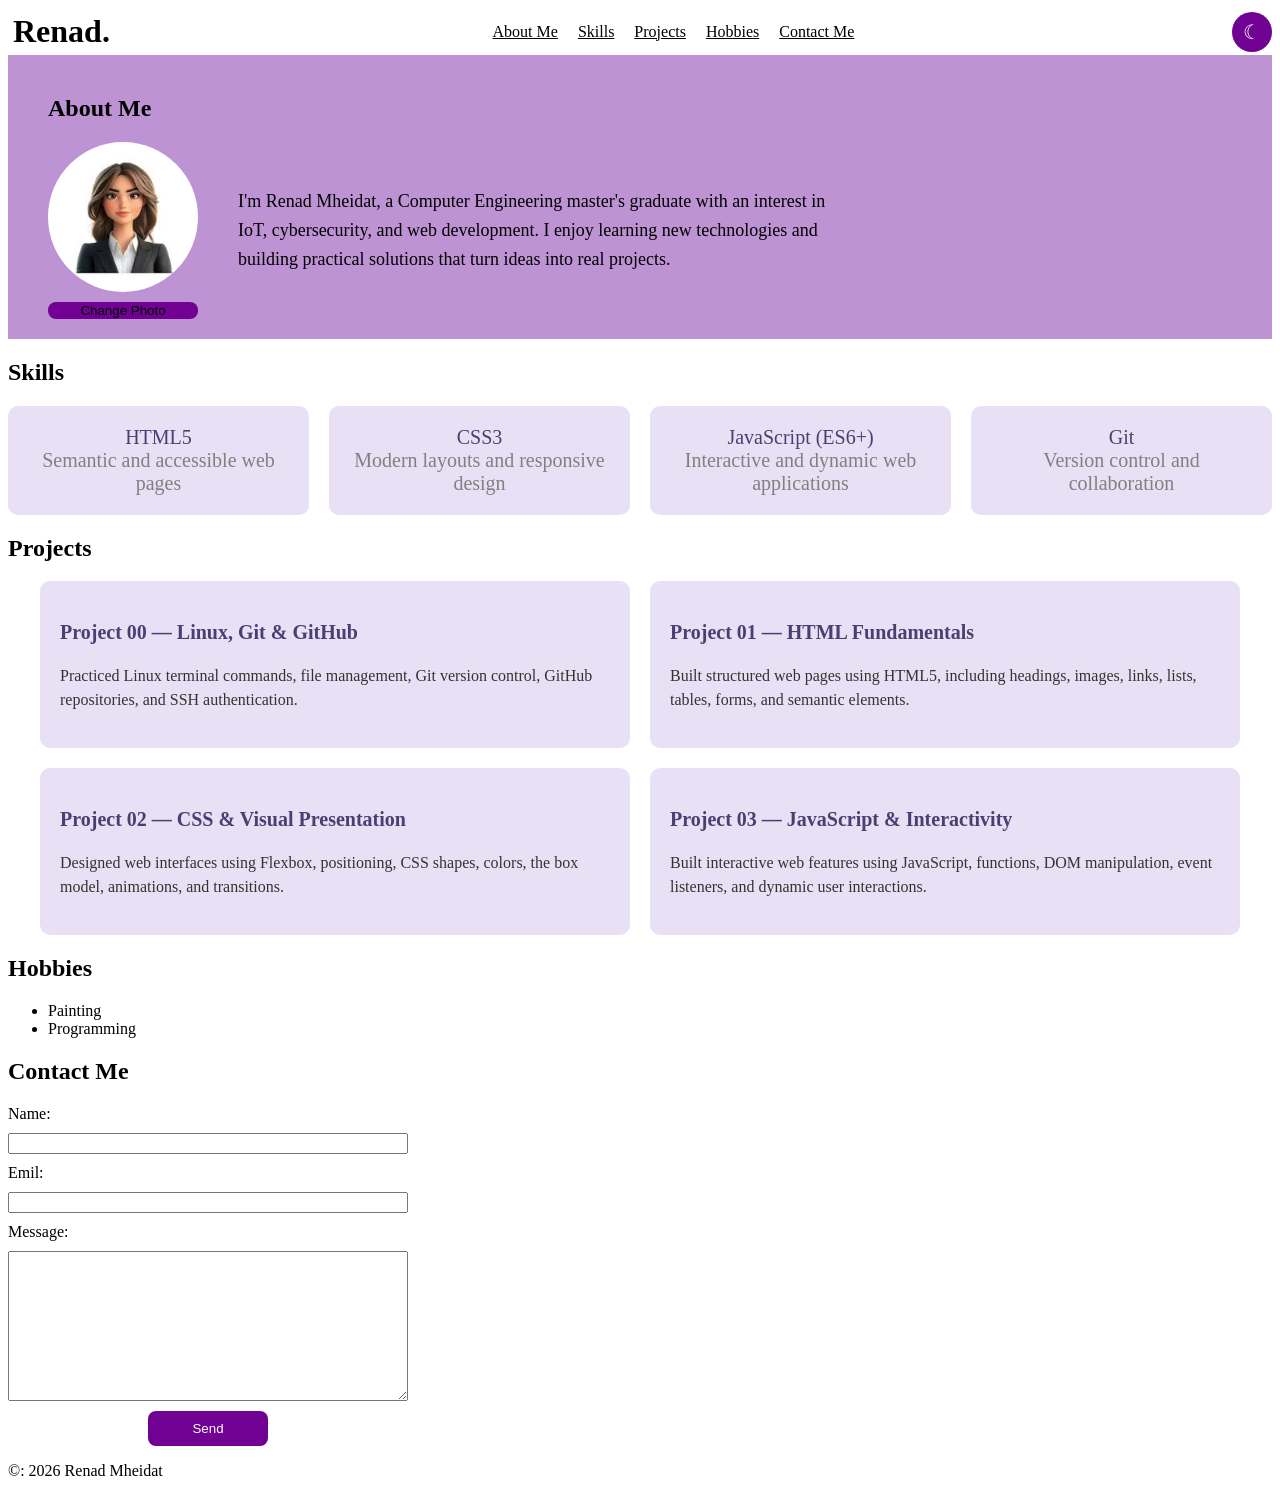
<file: bounce01/index.html>
<!DOCTYPE html>

<html lang="en">

<head>
<meta name="viewport" content="width=device-width, initial-scale=1.0">
<meta charset="UTF-8">
<title> Personal Portfolio </title>
<link rel="stylesheet" href="style.css">
<script src="script.js" defer></script> 
</head>

<body>
<header>
  <h1>Renad.</h1>
  <nav>
    <a href="#aboutMe">About Me</a>
    <a href="#skills">Skills</a>
    <a href="#project">Projects</a>
    <a href="#hobbies">Hobbies</a>
    <a href="#contactMe">Contact Me</a>
  </nav>
  <button id="changeTheme">☾</button>
</header>

<main>
  <section id="aboutMe">
     <h2>About Me</h2>
     <article class="aboutMe">
        <div class="myPhoto">
        <img id="profileImage" src="assets/profile.jpg" alt="Profile Photo">
        <button id="photoButton">Change Photo</button>
        </div>
        <p> I'm Renad Mheidat, a Computer Engineering master's graduate with an 
            interest in IoT, cybersecurity, and web development. I enjoy learning 
            new technologies and building practical solutions that turn ideas 
            into real projects.</p>
     </article>
  </section>

  <section id="skills">
    <h2>Skills</h2>
    <div class="skillGrid">
       <div>HTML5 <br> <span>Semantic and accessible web pages</span></div>
       <div>CSS3 <br> <span>Modern layouts and responsive design</span></div>
       <div>JavaScript (ES6+) <br> <span>Interactive and dynamic web applications</span></div>
       <div>Git <br> <span>Version control and collaboration</span></div>
    </div>
  </section>


  <section id="project">
    <h2>Projects</h2>
    <div class="project-grid">
    <article>
      <h3>Project 00 — Linux, Git & GitHub</h3>
      <p>Practiced Linux terminal commands, file management, Git version
         control, GitHub repositories, and SSH authentication.</p>
    </article>

    <article>
      <h3>Project 01 — HTML Fundamentals</h3>
      <p> Built structured web pages using HTML5, including headings,
          images, links, lists, tables, forms, and semantic elements.</p>
    </article>

    <article>
      <h3>Project 02 — CSS & Visual Presentation</h3>
      <p>Designed web interfaces using Flexbox, positioning, CSS shapes,
         colors, the box model, animations, and transitions.</p>
    </article>

    <article>
      <h3>Project 03 — JavaScript & Interactivity</h3>
      <p>Built interactive web features using JavaScript, functions,
         DOM manipulation, event listeners, and dynamic user interactions.</p>
    </article>
    </div>
  </section>

  <section id="hobbies">
    <h2>Hobbies</h2>
    <article>
      <ul>
        <li>Painting</li>
        <li>Programming</li>
      </ul>
    </article>

  </section>

  <section id="contactMe">
    <h2>Contact Me</h2>
    <form class="contact">
      <label for="name">Name: </label>
      <input type="text" id="name" required>
      
      <label for="email">Emil: </label>
      <input type="email" id="email" required>

      <label for="message">Message: </label>
      <textarea id="message" required></textarea>

      <button type="submit">Send</button>
    </form>
  </section>

</main>

<footer>
  <p>&copy: 2026 Renad Mheidat</p>
</footer>

</body>

</html>
</file>
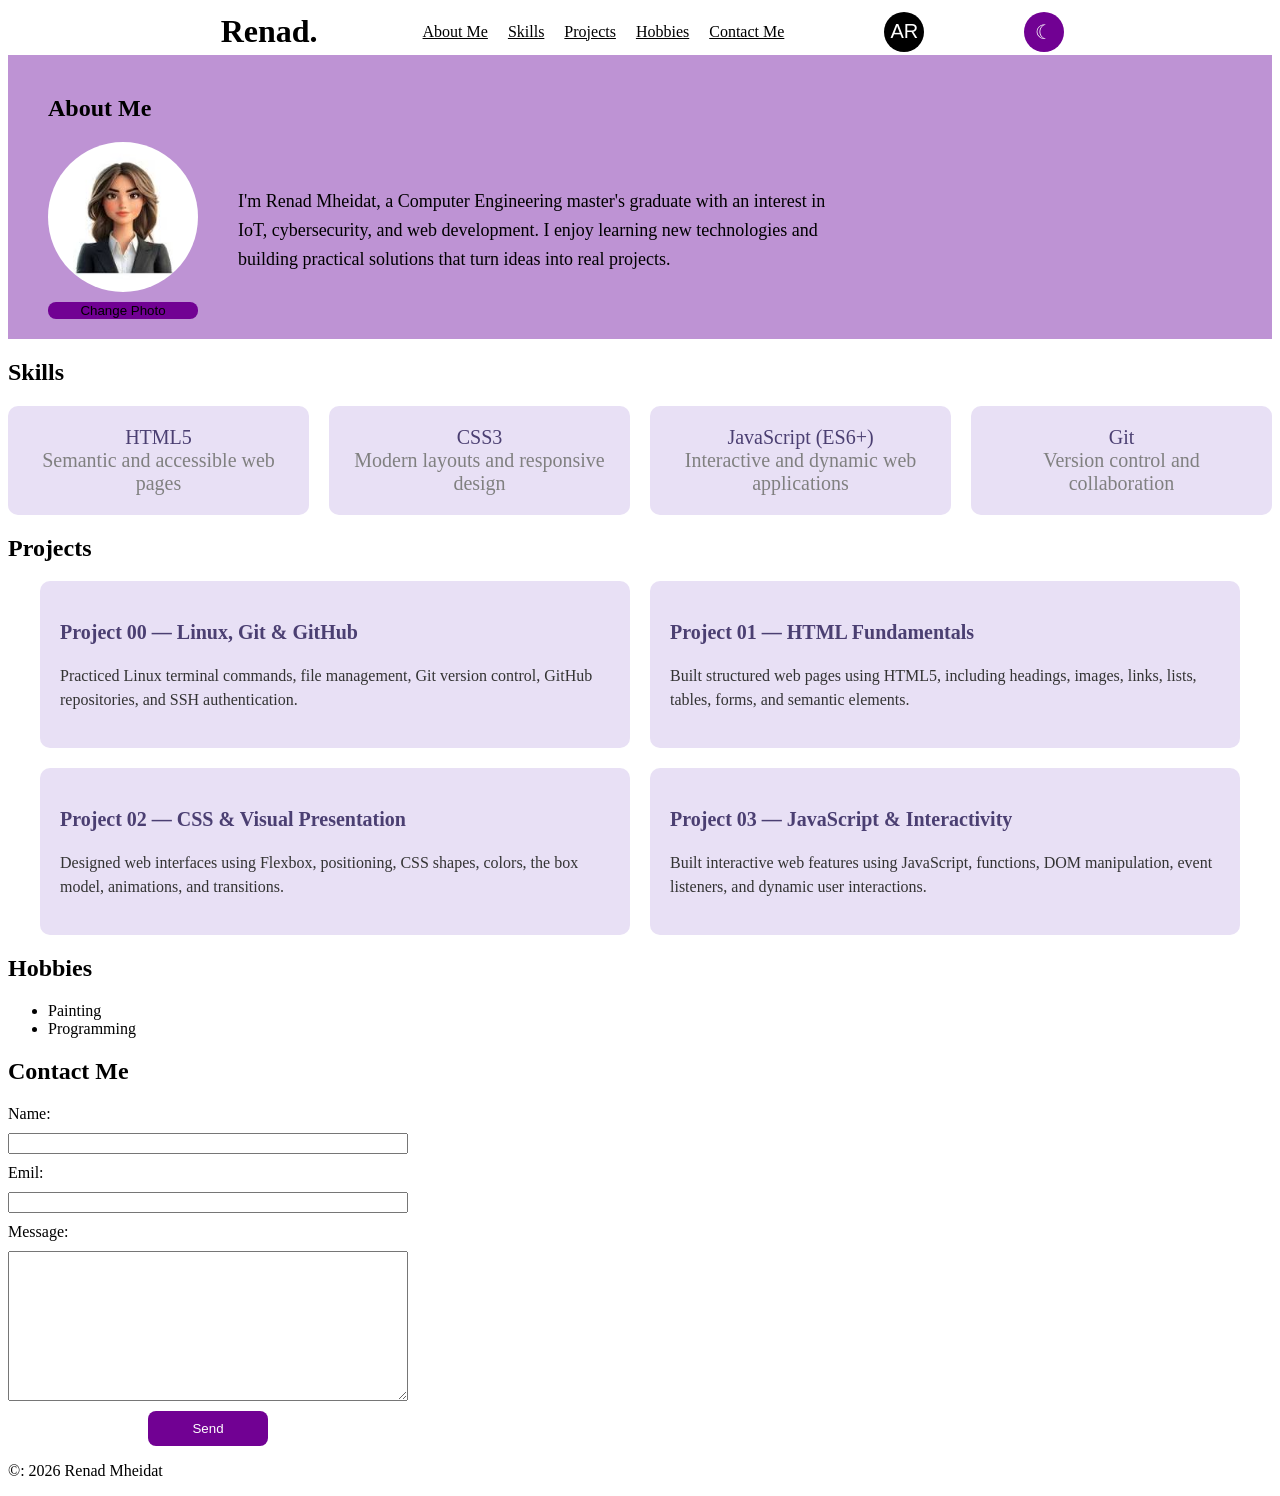
<file: bounce02/index.html>
<!DOCTYPE html>

<html lang="en" dir="ltr">

<head>
<meta name="viewport" content="width=device-width, initial-scale=1.0">
<meta charset="UTF-8">
<title> Personal Portfolio </title>
<link rel="stylesheet" href="style.css">
<script src="script.js" defer></script> 
</head>

<body>
<header>
  <h1>Renad.</h1>
  <nav>
    <a href="#aboutMe" data-i18n="navAbout">About Me</a>
    <a href="#skills" data-i18n="navSkills">Skills</a>
    <a href="#project" data-i18n="navProjects">Projects</a>
    <a href="#hobbies" data-i18n="navHobbies">Hobbies</a>
    <a href="#contactMe" data-i18n="navContact">Contact Me</a>
  </nav>
  <button id="langButton">AR</button>
  <button id="changeTheme">☾</button>
</header>

<main>
  <section id="aboutMe">
     <h2  data-i18n="navAbout">About Me</h2>
     <article class="aboutMe">
        <div class="myPhoto">
        <img id="profileImage" src="assets/profile.jpg" alt="Profile Photo">
        <button id="photoButton" data-i18n="navphoto">Change Photo</button>
        </div>
        <p  data-i18n="navpAbout"> I'm Renad Mheidat, a Computer Engineering master's graduate with an 
            interest in IoT, cybersecurity, and web development. I enjoy learning 
            new technologies and building practical solutions that turn ideas 
            into real projects.</p>
     </article>
  </section>

  <section id="skills">
    <h2  data-i18n="navSkills">Skills</h2>
    <div class="skillGrid">
       <div>HTML5 <br> <span data-i18n="navHTML">Semantic and accessible web pages</span></div>
       <div>CSS3 <br> <span data-i18n="navCSS">Modern layouts and responsive design</span></div>
       <div>JavaScript (ES6+) <br> <span data-i18n="navJava">Interactive and dynamic web applications</span></div>
       <div>Git <br> <span data-i18n="navGit">Version control and collaboration</span></div>
    </div>
  </section>


  <section id="project">
    <h2 data-i18n="navProjects">Projects</h2>
    <div class="project-grid">
    <article>
      <h3  data-i18n="navP00">Project 00 — Linux, Git & GitHub</h3>
      <p  data-i18n="navPP00">Practiced Linux terminal commands, file management, Git version
         control, GitHub repositories, and SSH authentication.</p>
    </article>

    <article>
      <h3  data-i18n="navP01">Project 01 — HTML Fundamentals</h3>
      <p  data-i18n="navPP01"> Built structured web pages using HTML5, including headings,
          images, links, lists, tables, forms, and semantic elements.</p>
    </article>

    <article>
      <h3  data-i18n="navP02">Project 02 — CSS & Visual Presentation</h3>
      <p  data-i18n="navPP02">Designed web interfaces using Flexbox, positioning, CSS shapes,
         colors, the box model, animations, and transitions.</p>
    </article>

    <article>
      <h3  data-i18n="navP03">Project 03 — JavaScript & Interactivity</h3>
      <p  data-i18n="navPP03">Built interactive web features using JavaScript, functions,
         DOM manipulation, event listeners, and dynamic user interactions.</p>
    </article>
    </div>
  </section>

  <section id="hobbies">
    <h2 data-i18n="navHobbies">Hobbies</h2>
    <article>
      <ul>
        <li  data-i18n="navHP">Painting</li>
        <li  data-i18n="navHPR">Programming</li>
      </ul>
    </article>

  </section>

  <section id="contactMe">
    <h2 data-i18n="navContact">Contact Me</h2>
    <form class="contact">
      <label for="name"  data-i18n="navName">Name: </label>
      <input type="text" id="name" required>
      <label for="email"  data-i18n="navEmail">Emil: </label>
      <input type="email" id="email" required>

      <label for="message"  data-i18n="navMessage">Message: </label>
      <textarea id="message" required></textarea>

      <button type="submit"  data-i18n="navSubmit">Send</button>
    </form>
  </section>

</main>

<footer>
  <p>&copy: 2026 Renad Mheidat</p>
</footer>

</body>

</html>
</file>
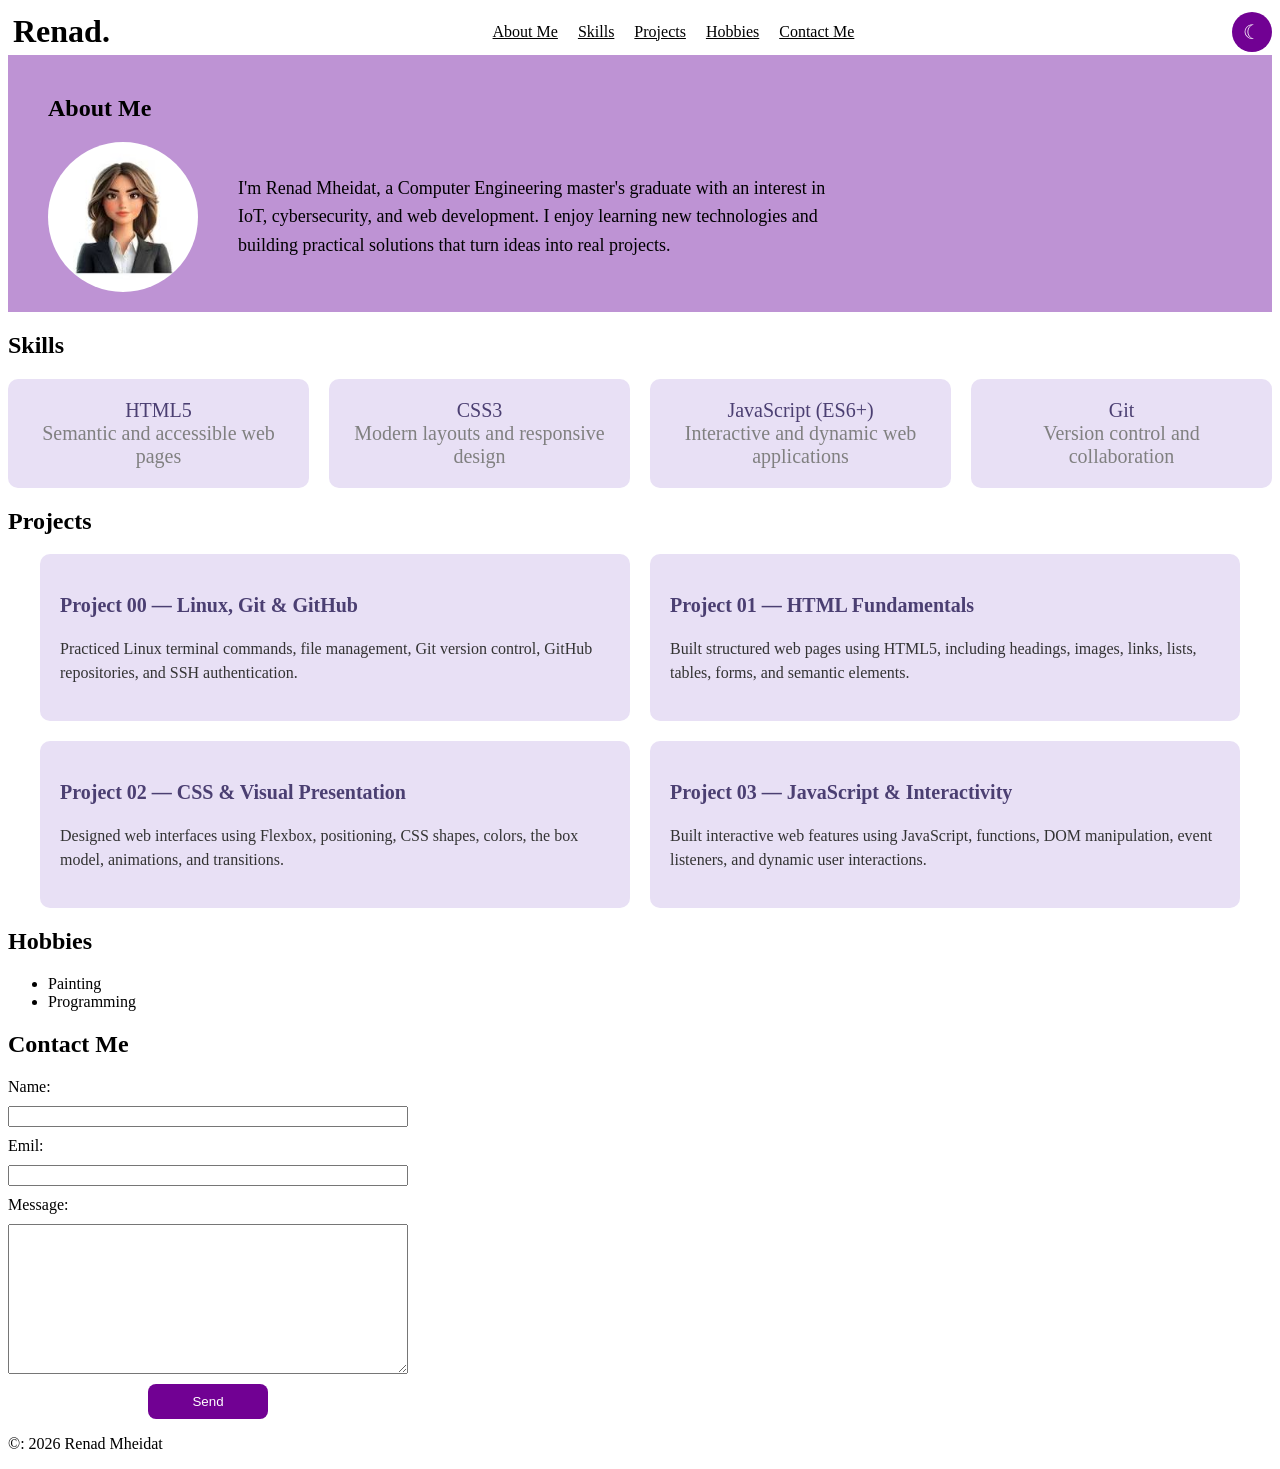
<file: ex00/index.html>
<!DOCTYPE html>

<html lang="en">

<head>
<meta name="viewport" content="width=device-width, initial-scale=1.0">
<meta charset="UTF-8">
<title> Personal Portfolio </title>
<link rel="stylesheet" href="style.css">
<script src="script.js" defer></script> 
</head>

<body>
<header>
  <h1>Renad.</h1>
  <nav>
    <a href="#aboutMe">About Me</a>
    <a href="#skills">Skills</a>
    <a href="#project">Projects</a>
    <a href="#hobbies">Hobbies</a>
    <a href="#contactMe">Contact Me</a>
  </nav>
  <button id="changeTheme">☾</button>
</header>

<main>
  <section id="aboutMe">
     <h2>About Me</h2>
     <article class="aboutMe">
        <div class="myPhoto">
        <img id="profileImage" src="assets/profile.jpg" alt="Profile Photo">
        </div>
        <p> I'm Renad Mheidat, a Computer Engineering master's graduate with an 
            interest in IoT, cybersecurity, and web development. I enjoy learning 
            new technologies and building practical solutions that turn ideas 
            into real projects.</p>
     </article>
  </section>

  <section id="skills">
    <h2>Skills</h2>
    <div class="skillGrid">
       <div>HTML5 <br> <span>Semantic and accessible web pages</span></div>
       <div>CSS3 <br> <span>Modern layouts and responsive design</span></div>
       <div>JavaScript (ES6+) <br> <span>Interactive and dynamic web applications</span></div>
       <div>Git <br> <span>Version control and collaboration</span></div>
    </div>
  </section>


  <section id="project">
    <h2>Projects</h2>
    <div class="project-grid">
    <article>
      <h3>Project 00 — Linux, Git & GitHub</h3>
      <p>Practiced Linux terminal commands, file management, Git version
         control, GitHub repositories, and SSH authentication.</p>
    </article>

    <article>
      <h3>Project 01 — HTML Fundamentals</h3>
      <p> Built structured web pages using HTML5, including headings,
          images, links, lists, tables, forms, and semantic elements.</p>
    </article>

    <article>
      <h3>Project 02 — CSS & Visual Presentation</h3>
      <p>Designed web interfaces using Flexbox, positioning, CSS shapes,
         colors, the box model, animations, and transitions.</p>
    </article>

    <article>
      <h3>Project 03 — JavaScript & Interactivity</h3>
      <p>Built interactive web features using JavaScript, functions,
         DOM manipulation, event listeners, and dynamic user interactions.</p>
    </article>
    </div>
  </section>

  <section id="hobbies">
    <h2>Hobbies</h2>
    <article>
      <ul>
        <li>Painting</li>
        <li>Programming</li>
      </ul>
    </article>

  </section>

  <section id="contactMe">
    <h2>Contact Me</h2>
    <form class="contact">
      <label for="name">Name: </label>
      <input type="text" id="name" required>
      
      <label for="email">Emil: </label>
      <input type="email" id="email" required>

      <label for="message">Message: </label>
      <textarea id="message" required></textarea>

      <button type="submit">Send</button>
    </form>
  </section>

</main>

<footer>
  <p>&copy: 2026 Renad Mheidat</p>
</footer>

</body>

</html>
</file>
<file: bounce01/style.css>
*{
   box-sizing: border-box;
}

body{
      background-color:white;
      color: black;
}

body.dark-mode{
      background-color:#3B3054;
      color: white;
}

header{
       position: relative;
       display:flex;
       gap:100px;
       justify-content: space-between;
       align-items: center;
}

header h1{
         margin:5px;
}


nav{
     display: flex;
     justify-content:center;
     gap: 20px;
     align-items: center;
}

nav a{
      color: black;
      text-decoration: underline;
}

body.dark-mode nav a{
   color:white;
}
nav a:hover{
            color:gray;
           
}
body.dark-mode nav a:hover{
    color:gray;
}
#changeTheme{
   cursor: pointer;
   color: white;
   background-color: #710193;
   width: 40px;
   height: 40px;
   border:none;
   border-radius:50%;
   font-size: 20px;
}

#aboutMe {
   background-color:#BE93D4;
   padding: 20px 40px;
}

body.dark-mode #aboutMe{
   background-color:#8666A0;
   padding: 20px 40px;
}

.aboutMe {
   display:flex;
   align-items: center;
   gap: 40px;
}

#aboutMe img{
  width: 150px;
  height: 150px;
  border-radius: 50%;
  object-fit: cover;
}

.myPhoto{
   display:flex;
   flex-direction: column;
   gap:10px;
}

#profileImage{
   opacity:1;
   transition: opacity 0.8s ease;
}

#profileImage.fade{
   opacity:0;
}

#photoButton{
  border:0;
  width: 100px
  height: 40px;
  border-radius: 8px;
  background-color: #710193;
}
#aboutMe p{
  font-size: 18px;
  line-height: 1.6;
  max-width: 600px;
}
.skillGrid{
       display:grid;
       grid-template-columns: repeat(4, 1fr);
       gap: 20px;
                  
}

.skillGrid div{
   padding:20px;
   text-align:center;
   border-radius: 10px;
   background-color: #e8e0f5;
   font-size: 20px;
   color: #4b3f72;
}

body.dark-mode .skillGrid div{
      background-color:#625178;
      color: white;
}
.skillGrid span{
   color:gray;
}

body.dark-mode .skillGrid span{
    color: #C8BDE0;
}

.project-grid{
  display: grid;
  grid-template-columns: repeat(2, 1fr);
  gap:20px;
  max-width: 1200px;
  margin: auto;
}

.project-grid article{
    padding: 20px;
    border-radius: 10px;
    background-color: #e8e0f5;
}

body.dark-mode .project-grid article{
      background-color:#625178;
      color: white;
}

.project-grid h3 {
    font-size: 20px;
    color: #4b3f72;
}

body.dark-mode .project-grid h3{
    font-size: 20px;
    color: #B784F7;
}

.project-grid p {
    font-size: 16px;
    line-height: 1.5;
    color: #333;
}

body.dark-mode .project-grid p{
    font-size: 16px;
    line-height: 1.5;
    color: #C8BDE0;
}

.contact{
   display:flex;
   gap:10px;
   flex-direction:column;
   width:400px;
   
}

.contact textarea{
     height:150px;
}

.contact button {
    width: 120px;
    padding: 10px;
    border: none;
    border-radius: 8px;
    background-color: #710193;
    color: white;
    cursor: pointer;
}

.contact button {
    align-self: center;
}

@media (max-width: 768px) {

    header {
        flex-direction: column;
        gap: 20px;
    }

    header h1 {
        left: 0;
    }

    #changeTheme {
        right: 0;
    }

    .skillGrid {
       display:grid;
       grid-template-columns: repeat(2, 1fr);
       gap: 20px;
    }

    .contact {
        width: 100%;
        left: 0;
    }
}
</file>
<file: bounce02/style.css>
*{
   box-sizing: border-box;
}

body{
      background-color:white;
      color: black;
}

body.dark-mode{
      background-color:#3B3054;
      color: white;
}

header{

       display:flex;
       gap:100px;
       justify-content: center;
       align-items: center;
       
}

header h1{
   margin:5px;
}

nav{
     display: flex;
     justify-content:center;
     gap: 20px;
     align-items: center;
}

nav a{
      color: black;
      text-decoration: underline;
}

body.dark-mode nav a{
   color:white;
}
nav a:hover{
            color:gray;
           
}
body.dark-mode nav a:hover{
    color:gray;
}
#changeTheme{
   cursor: pointer;
   color: white;
   background-color: #710193;
   width: 40px;
   height: 40px;
   border:none;
   border-radius:50%;
   font-size: 20px;
}

#langButton{
   cursor: pointer;
   color: white;
   background-color: black;
   width: 40px;
   height: 40px;
   border:none;
   border-radius:50%;
   font-size: 20px;
}

body.dark-mode #langButton{
    color:black;
    background-color: white;
}

#aboutMe {
   background-color:#BE93D4;
   padding: 20px 40px;
}

body.dark-mode #aboutMe{
   background-color:#8666A0;
   padding: 20px 40px;
}

.aboutMe {
   display:flex;
   align-items: center;
   gap: 40px;
}

#aboutMe img{
  width: 150px;
  height: 150px;
  border-radius: 50%;
  object-fit: cover;
}

.myPhoto{
   display:flex;
   flex-direction: column;
   gap:10px;
}

#profileImage{
   opacity:1;
   transition: opacity 0.8s ease;
}

#profileImage.fade{
   opacity:0;
}

#photoButton{
  border:0;
  width: 100px
  height: 40px;
  border-radius: 8px;
  background-color: #710193;
}
#aboutMe p{
  font-size: 18px;
  line-height: 1.6;
  max-width: 600px;
}
.skillGrid{
       display:grid;
       grid-template-columns: repeat(4, 1fr);
       gap: 20px;
                  
}

.skillGrid div{
   padding:20px;
   text-align:center;
   border-radius: 10px;
   background-color: #e8e0f5;
   font-size: 20px;
   color: #4b3f72;
}

body.dark-mode .skillGrid div{
      background-color:#625178;
      color: white;
}
.skillGrid span{
   color:gray;
}

body.dark-mode .skillGrid span{
    color: #C8BDE0;
}

.project-grid{
  display: grid;
  grid-template-columns: repeat(2, 1fr);
  gap:20px;
  max-width: 1200px;
  margin: auto;
}

.project-grid article{
    padding: 20px;
    border-radius: 10px;
    background-color: #e8e0f5;
}

body.dark-mode .project-grid article{
      background-color:#625178;
      color: white;
}

.project-grid h3 {
    font-size: 20px;
    color: #4b3f72;
}

body.dark-mode .project-grid h3{
    font-size: 20px;
    color: #B784F7;
}

.project-grid p {
    font-size: 16px;
    line-height: 1.5;
    color: #333;
}

body.dark-mode .project-grid p{
    font-size: 16px;
    line-height: 1.5;
    color: #C8BDE0;
}

.contact{
   display:flex;
   gap:10px;
   flex-direction:column;
   width:400px;
   
}

.contact textarea{
     height:150px;
}

.contact button {
    width: 120px;
    padding: 10px;
    border: none;
    border-radius: 8px;
    background-color: #710193;
    color: white;
    cursor: pointer;
}

.contact button {
    align-self: center;
}

@media (max-width: 768px) {

    header {
        flex-direction: column;
        gap: 20px;
    }

    header h1 {
        left: 0;
    }

    #changeTheme {
        right: 0;
    }

    .skillGrid {
       display:grid;
       grid-template-columns: repeat(2, 1fr);
       gap: 20px;
    }

    .contact {
        width: 100%;
        left: 0;
    }
}
</file>
<file: ex00/style.css>
*{
   box-sizing: border-box;
}

body{
      background-color:white;
      color: black;
}

body.dark-mode{
      background-color:#3B3054;
      color: white;
}

header{
       position: relative;
       display:flex;
       gap:100px;
       justify-content: space-between;
       align-items: center;
}

header h1{
         margin:5px;
}


nav{
     display: flex;
     justify-content:center;
     gap: 20px;
     align-items: center;
}

nav a{
      color: black;
      text-decoration: underline;
}

body.dark-mode nav a{
   color:white;
}
nav a:hover{
            color:gray;
           
}
body.dark-mode nav a:hover{
    color:gray;
}
#changeTheme{
   cursor: pointer;
   color: white;
   background-color: #710193;
   width: 40px;
   height: 40px;
   border:none;
   border-radius:50%;
   font-size: 20px;
}

#aboutMe {
   background-color:#BE93D4;
   padding: 20px 40px;
}

body.dark-mode #aboutMe{
   background-color:#8666A0;
   padding: 20px 40px;
}

.aboutMe {
   display:flex;
   align-items: center;
   gap: 40px;
}

#aboutMe img{
  width: 150px;
  height: 150px;
  border-radius: 50%;
  object-fit: cover;
}

.myPhoto{
   display:flex;
   flex-direction: column;
   gap:10px;
}

#aboutMe p{
  font-size: 18px;
  line-height: 1.6;
  max-width: 600px;
}
.skillGrid{
       display:grid;
       grid-template-columns: repeat(4, 1fr);
       gap: 20px;
                  
}

.skillGrid div{
   padding:20px;
   text-align:center;
   border-radius: 10px;
   background-color: #e8e0f5;
   font-size: 20px;
   color: #4b3f72;
}

body.dark-mode .skillGrid div{
      background-color:#625178;
      color: white;
}
.skillGrid span{
   color:gray;
}

body.dark-mode .skillGrid span{
    color: #C8BDE0;
}

.project-grid{
  display: grid;
  grid-template-columns: repeat(2, 1fr);
  gap:20px;
  max-width: 1200px;
  margin: auto;
}

.project-grid article{
    padding: 20px;
    border-radius: 10px;
    background-color: #e8e0f5;
}

body.dark-mode .project-grid article{
      background-color:#625178;
      color: white;
}

.project-grid h3 {
    font-size: 20px;
    color: #4b3f72;
}

body.dark-mode .project-grid h3{
    font-size: 20px;
    color: #B784F7;
}

.project-grid p {
    font-size: 16px;
    line-height: 1.5;
    color: #333;
}

body.dark-mode .project-grid p{
    font-size: 16px;
    line-height: 1.5;
    color: #C8BDE0;
}

.contact{
   display:flex;
   gap:10px;
   flex-direction:column;
   width:400px;
   
}

.contact textarea{
     height:150px;
}

.contact button {
    width: 120px;
    padding: 10px;
    border: none;
    border-radius: 8px;
    background-color: #710193;
    color: white;
    cursor: pointer;
}

.contact button {
    align-self: center;
}

@media (max-width: 768px) {

    header {
        flex-direction: column;
        gap: 20px;
    }

    header h1 {
        left: 0;
    }

    #changeTheme {
        right: 0;
    }

    .skillGrid {
       display:grid;
       grid-template-columns: repeat(2, 1fr);
       gap: 20px;
    }

    .contact {
        width: 100%;
        left: 0;
    }
}
</file>
